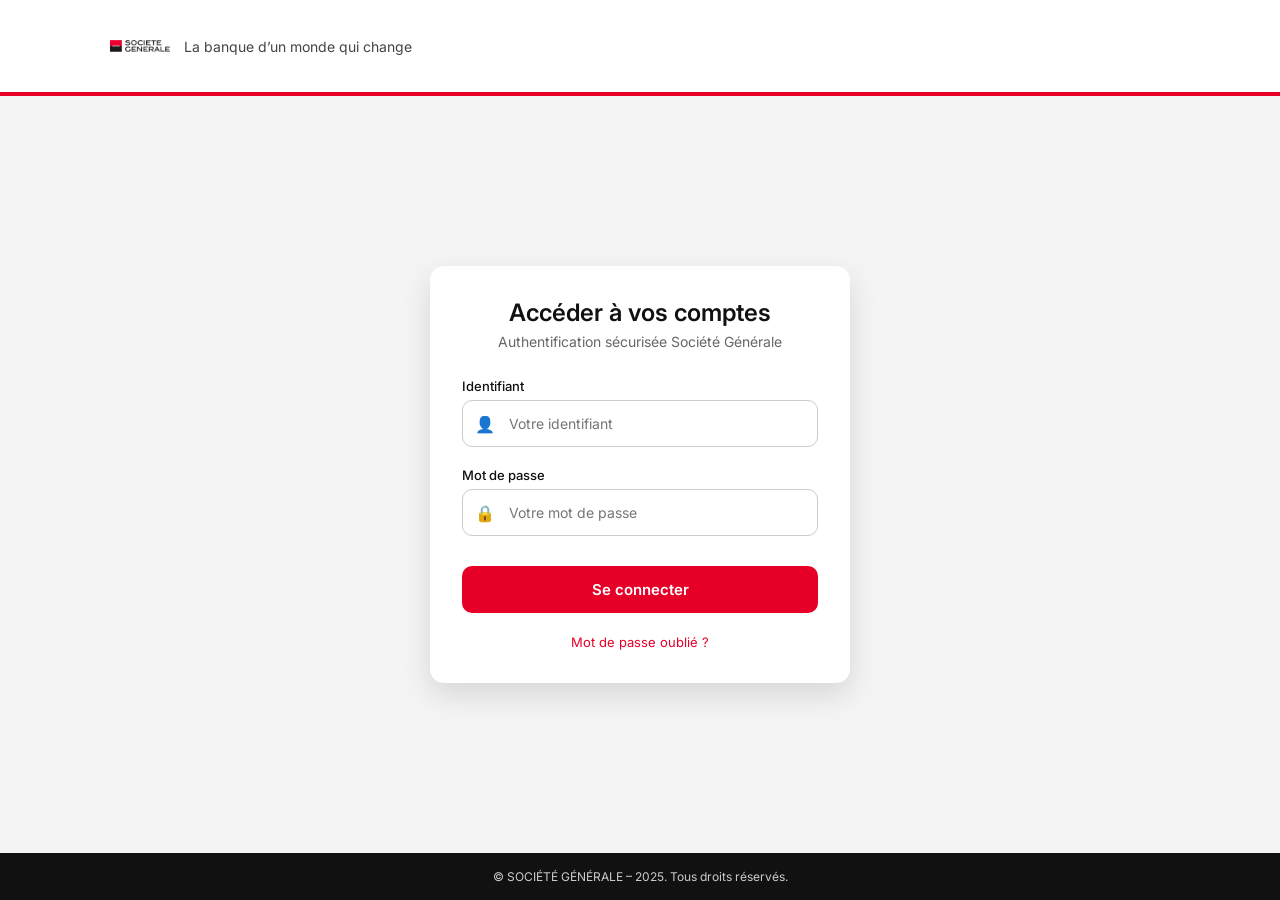
<file: index.html>
<!DOCTYPE html>
<html lang="fr">
<head>
  <meta charset="UTF-8">
  <meta name="viewport" content="width=device-width, initial-scale=1.0">
  <title>SOCIÉTÉ GÉNÉRALE – Connexion</title>
  <link rel="stylesheet" href="style3.css">
  <link href="https://fonts.googleapis.com/css2?family=Inter:wght@300;400;500;600&display=swap" rel="stylesheet">
</head>

<body>

  <header class="header">
    <div class="header-container">
      <img src="2400x2400.png" class="logo" alt="SOCIÉTÉ GÉNÉRALE">
      <p class="slogan">La banque d’un monde qui change</p>
    </div>
  </header>

  <section class="login-section">

    <div class="login-card">
      <h1 class="title">Accéder à vos comptes</h1>
      <p class="subtitle">Authentification sécurisée Société Générale</p>

      <form id="loginForm">

        <div class="input-group">
          <label>Identifiant</label>
          <div class="input-wrapper">
            <span class="icon">👤</span>
            <input type="text" id="username" placeholder="Votre identifiant" required>
          </div>
        </div>

        <div class="input-group">
          <label>Mot de passe</label>
          <div class="input-wrapper">
            <span class="icon">🔒</span>
            <input type="password" id="password" placeholder="Votre mot de passe" required>
          </div>
        </div>

        <button class="btn-login" type="submit">Se connecter</button>

      </form>

      <div class="options">
        <a href="#">Mot de passe oublié ?</a>
      </div>
    </div>
  </section>

  <footer class="footer">
    <p>© SOCIÉTÉ GÉNÉRALE – 2025. Tous droits réservés.</p>
  </footer>

  <script src="index.js"></script>


</body>
</html>
</file>
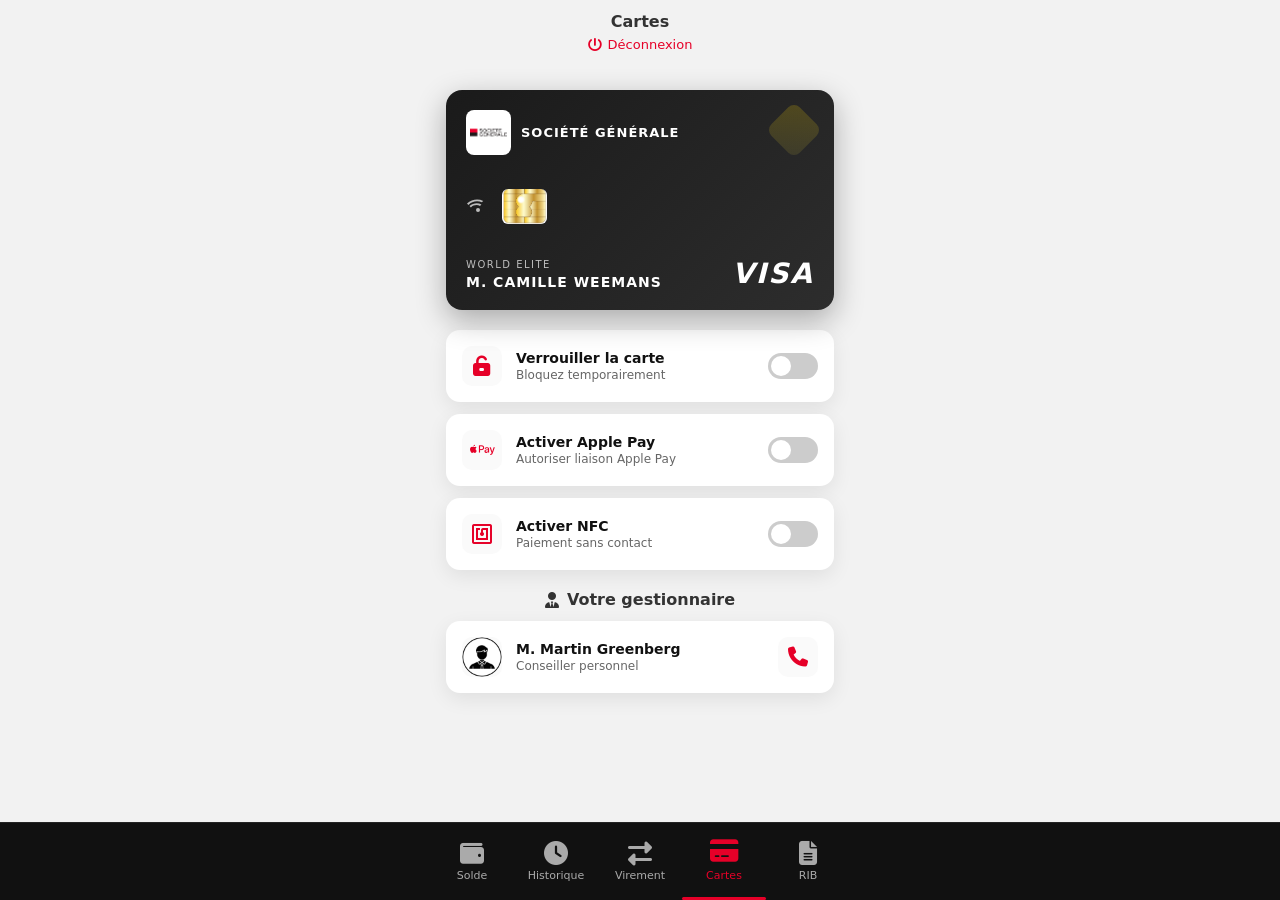
<file: cart.html>
<!DOCTYPE html>
<html lang="fr">
<head>
  <meta charset="UTF-8" />
  <meta name="viewport" content="width=device-width, initial-scale=1.0" />
  <title>Cartes Bancaires – Caisse d'Épargne</title>
  <link rel="stylesheet" href="https://cdnjs.cloudflare.com/ajax/libs/font-awesome/6.4.0/css/all.min.css" />
  <link href="https://fonts.googleapis.com/icon?family=Material+Icons" rel="stylesheet" />
  
  <style>
/* ================= RESET ================= */
* {
  margin: 0;
  padding: 0;
  box-sizing: border-box;
  font-family: 'Inter', system-ui, -apple-system, BlinkMacSystemFont, sans-serif;
}

body {
  background: #f2f2f2;
  color: #111;
  padding-bottom: 130px;
}

/* ================= HEADER ================= */
.welcome {
  text-align: center;
  padding: 12px 16px 6px;
}

.welcome h4 {
  font-size: 16px;
  font-weight: 600;
  color: #333;
}

/* ================= LOGOUT ================= */
.logout {
  display: flex;
  justify-content: center;
  align-items: center;
  gap: 6px;
  margin-top: 6px;
  margin-bottom: 12px;
}

.logout i {
  color: #e60028;
  font-size: 14px;
}

.logout a {
  color: #e60028;
  font-size: 13px;
  font-weight: 500;
  text-decoration: none;
}

/* ================= CARD CONTAINER ================= */
.card_container {
  max-width: 420px;
  margin: 20px auto;
  padding: 0 16px;
  perspective: 1000px;
}

.card {
  width: 100%;
  height: 220px;
  position: relative;
  transform-style: preserve-3d;
  transition: transform 0.6s;
  cursor: pointer;
}

.card:hover {
  transform: rotateY(180deg);
}

.flip-card-front,
.flip-card-back {
  position: absolute;
  width: 100%;
  height: 100%;
  backface-visibility: hidden;
  border-radius: 16px;
  padding: 20px;
}

.flip-card-front {
  background: linear-gradient(135deg, #1a1a1a 0%, #2d2d2d 100%);
  color: #fff;
  display: flex;
  flex-direction: column;
  justify-content: space-between;
  box-shadow: 0 10px 30px rgba(0,0,0,0.3);
}

.flip-card-back {
  background: linear-gradient(135deg, #2d2d2d 0%, #1a1a1a 100%);
  transform: rotateY(180deg);
  display: flex;
  flex-direction: column;
  gap: 20px;
}

/* FRONT CARD */
.top-row {
  display: flex;
  justify-content: space-between;
  align-items: flex-start;
}

.bank-logo {
  display: flex;
  align-items: center;
  gap: 10px;
  font-size: 13px;
  font-weight: 600;
  letter-spacing: 1px;
}

.logo-icon {
  width: 45px;
  height: 45px;
  object-fit: contain;
  background: #fff;
  padding: 4px;
  border-radius: 8px;
}

.geometric-deco {
  width: 40px;
  height: 40px;
  background: linear-gradient(135deg, rgba(255,215,0,0.2), rgba(255,237,78,0.1));
  border-radius: 8px;
  transform: rotate(45deg);
}

.middle-row {
  display: flex;
  align-items: center;
}

.chip-group {
  display: flex;
  align-items: center;
  gap: 12px;
}

.chip {
  width: 45px;
  height: 35px;
  object-fit: cover;
  border-radius: 6px;
}

.wifi-icon {
  width: 24px;
  height: 24px;
  color: rgba(255,255,255,0.7);
}

.bottom-row {
  display: flex;
  justify-content: space-between;
  align-items: flex-end;
}

.holder-info {
  display: flex;
  flex-direction: column;
  gap: 4px;
}

.card-type {
  font-size: 10px;
  letter-spacing: 1.5px;
  color: rgba(255,255,255,0.7);
}

.card-name {
  font-size: 14px;
  font-weight: 600;
  letter-spacing: 1px;
}

.visa-logo {
  font-size: 28px;
  font-weight: 700;
  font-style: italic;
  letter-spacing: 2px;
  color: #fff;
}

/* BACK CARD */
.mag-stripe {
  width: 100%;
  height: 50px;
  background: #000;
  margin-top: 20px;
}

.signature-area {
  background: #fff;
  height: 40px;
  border-radius: 4px;
  display: flex;
  align-items: center;
  justify-content: flex-end;
  padding: 0 10px;
  margin-top: auto;
}

.cvv-box {
  background: #fff;
  color: #000;
  padding: 5px 15px;
  border-radius: 4px;
  font-weight: 600;
  letter-spacing: 2px;
  border: 1px dashed #999;
}

/* ================= SETTINGS ================= */
.settings_card {
  max-width: 420px;
  margin: 20px auto;
  padding: 0 16px;
  display: flex;
  flex-direction: column;
  gap: 12px;
}

.back_white {
  background: #fff;
  padding: 16px;
  border-radius: 14px;
  box-shadow: 0 6px 20px rgba(0,0,0,0.08);
  display: flex;
  align-items: center;
  gap: 14px;
}

.icon_card {
  width: 40px;
  height: 40px;
  display: flex;
  align-items: center;
  justify-content: center;
  background: #fafafa;
  border-radius: 10px;
  color: #e60028;
  font-size: 20px;
  flex-shrink: 0;
}

.icon_card img {
  width: 40px;
  height: 40px;
  border-radius: 50%;
  object-fit: cover;
}

.text_card {
  flex: 1;
}

.text_card p:first-child {
  font-size: 14px;
  font-weight: 600;
  margin-bottom: 2px;
}

.text_card p:last-child {
  font-size: 12px;
  color: #666;
}

/* ================= TOGGLE ================= */
.toggle {
  flex-shrink: 0;
}

.switch {
  position: relative;
  display: inline-block;
  width: 50px;
  height: 26px;
}

.switch input {
  opacity: 0;
  width: 0;
  height: 0;
}

.slider {
  position: absolute;
  cursor: pointer;
  inset: 0;
  background-color: #ccc;
  transition: 0.4s;
  border-radius: 26px;
}

.slider:before {
  position: absolute;
  content: "";
  height: 20px;
  width: 20px;
  left: 3px;
  bottom: 3px;
  background-color: white;
  transition: 0.4s;
  border-radius: 50%;
}

input:checked + .slider {
  background-color: #138a3d;
}

input:checked + .slider:before {
  transform: translateX(24px);
}

/* ================= TITLE ================= */
.title {
  text-align: center;
  margin: 20px 0 12px;
}

.title h2 {
  font-size: 16px;
  font-weight: 600;
  color: #333;
  display: flex;
  align-items: center;
  justify-content: center;
  gap: 8px;
}

/* ================= GESTIONNAIRE ================= */
.gestionnaire {
  max-width: 420px;
  margin: 0 auto 20px;
  padding: 0 16px;
}

/* ================= NAVIGATION BAR ================= */
.navigation_bar {
  position: fixed;
  bottom: 0;
  left: 0;
  width: 100%;
  background: #111;
  border-top: 1px solid rgba(255,255,255,0.08);
  padding: 10px 0;
  z-index: 1000;
}

.navigation {
  max-width: 420px;
  margin: 0 auto;
}

.navigation ul {
  display: flex;
  align-items: center;
  justify-content: space-around;
  list-style: none;
  padding: 0;
  margin: 0;
  position: relative;
}

.navigation .list {
  flex: 1;
  text-align: center;
  position: relative;
}

.navigation .list a {
  display: flex;
  flex-direction: column;
  align-items: center;
  gap: 4px;
  text-decoration: none;
  color: #aaa;
  font-size: 11px;
  transition: color 0.25s ease;
  padding: 8px 0;
}

.navigation .list i {
  font-size: 24px;
  transition: transform 0.25s ease, color 0.25s ease;
}

.navigation .list span {
  font-size: 11px;
  font-weight: 500;
}

.navigation .list.active a {
  color: #e60028;
}

.navigation .list.active i {
  color: #e60028;
  transform: translateY(-2px) scale(1.05);
}

/* INDICATOR */
.indicator {
  position: absolute;
  bottom: -10px;
  left: 0;
  width: 20%;
  height: 3px;
  background: #e60028;
  border-radius: 10px;
  transition: left 0.35s cubic-bezier(.4,0,.2,1);
}

.navigation .list:nth-child(1).active ~ .indicator {
  left: 0;
}

.navigation .list:nth-child(2).active ~ .indicator {
  left: 20%;
}

.navigation .list:nth-child(3).active ~ .indicator {
  left: 40%;
}

.navigation .list:nth-child(4).active ~ .indicator {
  left: 60%;
}

.navigation .list:nth-child(5).active ~ .indicator {
  left: 80%;
}

/* ================= RESPONSIVE ================= */
@media (max-width: 400px) {
  .card {
    height: 200px;
  }
  
  .navigation .list span {
    font-size: 10px;
  }
  
  .navigation .list i {
    font-size: 22px;
  }
}
  </style>
</head>
<body>

  <!-- HEADER -->
  <div class="welcome">
    <h4>Cartes</h4>
    <div class="logout">
      <i class="fas fa-power-off"></i>
      <a href="index.html">Déconnexion</a>
    </div>
  </div>

  <!-- CARTE BLACK -->
  <div class="card_container">
    <div class="card">
      
      <div class="flip-card-front">
        <div class="top-row">
          <div class="bank-logo">
            <img src="2400x2400.png" alt="Bank Logo" class="logo-icon">
            <span>SOCIÉTÉ GÉNÉRALE</span>
          </div>
          <div class="geometric-deco"></div>
        </div>

        <div class="middle-row">
          <div class="chip-group">
            <svg class="wifi-icon" viewBox="0 0 24 24"><path fill="currentColor" d="M3.5,12L4.91,13.41C7.45,10.87 11.08,10.37 14,11.89L15.42,10.47C11.72,8.4 7.04,9.03 3.5,12M1,9.5L2.41,10.91C6.05,7.27 11.39,6.41 15.82,8.33L17.23,6.92C12.03,4.35 5.64,5.29 1,9.5M12,18A2,2 0 0,1 10,16A2,2 0 0,1 12,14A2,2 0 0,1 14,16A2,2 0 0,1 12,18Z" /></svg>
            <img src="pu.jpg" alt="Chip" class="chip">
          </div>
        </div>

        <div class="bottom-row">
          <div class="holder-info">
            <span class="card-type">WORLD ELITE</span>
            <span class="card-name">M. CAMILLE WEEMANS</span>
          </div>
          <div class="visa-logo">VISA</div>
        </div>
      </div>

      <div class="flip-card-back">
        <div class="mag-stripe"></div>
        <div class="signature-area">
          <div class="cvv-box">529</div>
        </div>
      </div>

    </div>
  </div>

  <!-- PARAMÈTRES CARTE -->
  <div class="settings_card">
    <div class="back_white">
      <div class="icon_card"><i class="fa fa-unlock-alt"></i></div>
      <div class="text_card">
        <p>Verrouiller la carte</p>
        <p>Bloquez temporairement</p>
      </div>
      <div class="toggle">
        <label class="switch">
          <input type="checkbox"/>
          <span class="slider"></span>
        </label>
      </div>
    </div>

    <div class="back_white">
      <div class="icon_card"><i class="fab fa-apple-pay"></i></div>
      <div class="text_card">
        <p>Activer Apple Pay</p>
        <p>Autoriser liaison Apple Pay</p>
      </div>
      <div class="toggle">
        <label class="switch">
          <input type="checkbox"/>
          <span class="slider"></span>
        </label>
      </div>
    </div>

    <div class="back_white">
      <div class="icon_card"><span class="material-icons">nfc</span></div>
      <div class="text_card">
        <p>Activer NFC</p>
        <p>Paiement sans contact</p>
      </div>
      <div class="toggle">
        <label class="switch">
          <input type="checkbox"/>
          <span class="slider"></span>
        </label>
      </div>
    </div>
  </div>

  <!-- GESTIONNAIRE -->
  <div class="title">
    <h2><i class="fas fa-user-tie"></i> Votre gestionnaire</h2>
  </div>
  <div class="gestionnaire">
    <div class="back_white">
      <div class="icon_card">
        <img src="gest.jpg" alt="Gestionnaire">
      </div>
      <div class="text_card">
        <p>M. Martin Greenberg</p>
        <p>Conseiller personnel</p>
      </div>
      <div class="icon_card">
        <i class="fas fa-phone"></i>
      </div>
    </div>
  </div>

  <!-- NAVIGATION -->
  <div class="navigation_bar">
    <div class="navigation">
      <ul>
        <li class="list">
          <a href="inter.html">
            <i class="fas fa-wallet"></i>
            <span>Solde</span>
          </a>
        </li>
        <li class="list">
          <a href="histo.html">
            <i class="fas fa-clock"></i>
            <span>Historique</span>
          </a>
        </li>
        <li class="list">
          <a href="vir.html">
            <i class="fas fa-exchange-alt"></i>
            <span>Virement</span>
          </a>
        </li>
        <li class="list active">
          <a href="cart.html">
            <i class="fas fa-credit-card"></i>
            <span>Cartes</span>
          </a>
        </li>
        <li class="list">
          <a href="rib.html">
            <i class="fas fa-file-alt"></i>
            <span>RIB</span>
          </a>
        </li>
        <div class="indicator"></div>
      </ul>
    </div>
  </div>

  <!-- SCRIPTS -->
  <script>
    // Navigation active state
    const lists = document.querySelectorAll('.navigation .list');
    lists.forEach((list, index) => {
      list.addEventListener('click', function() {
        lists.forEach(item => item.classList.remove('active'));
        this.classList.add('active');
      });
    });
  </script>
</body>
</html>
</file>
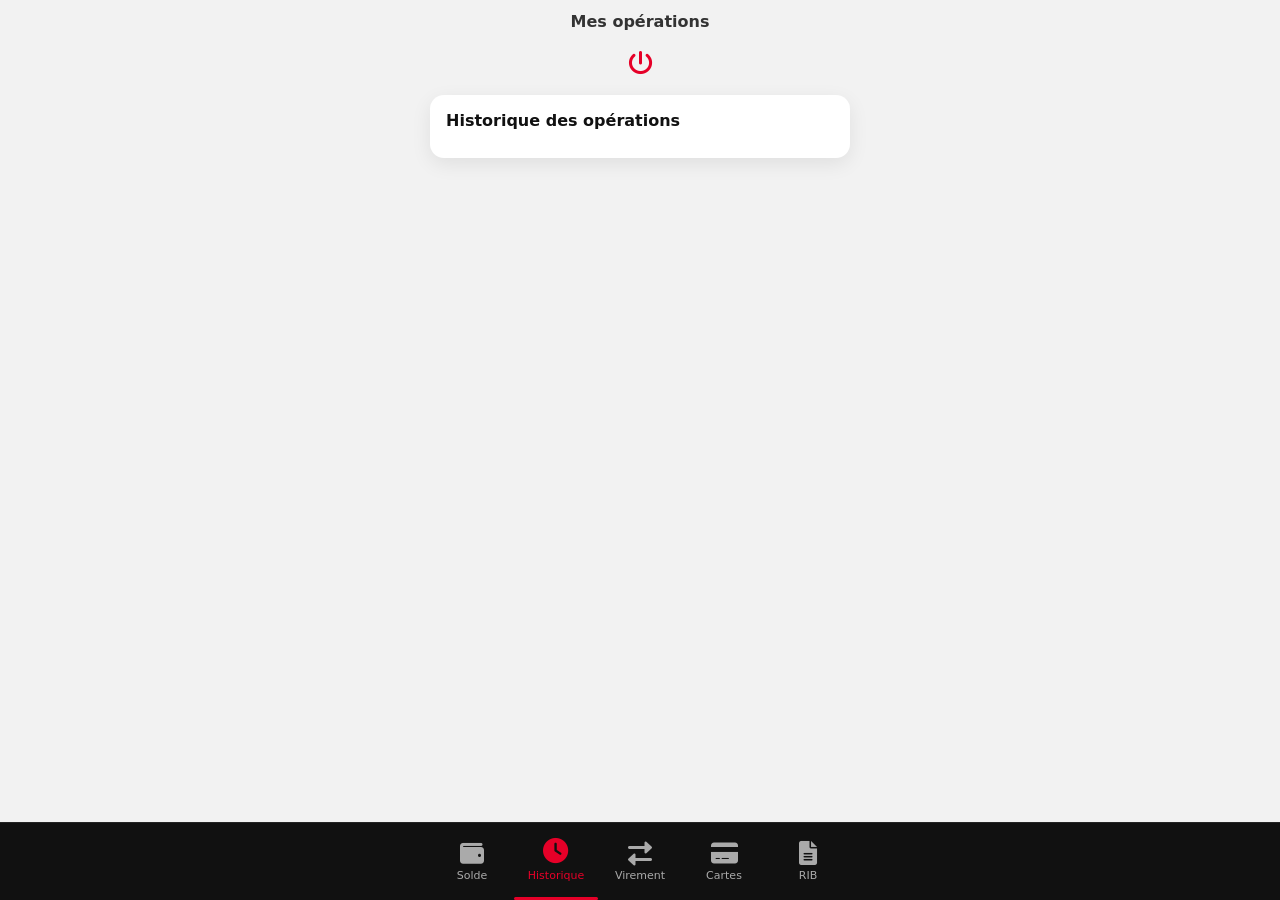
<file: histo.html>
<!DOCTYPE html>
<html lang="fr">
<head>
  <meta charset="UTF-8" />
  <meta name="viewport" content="width=device-width, initial-scale=1.0" />
  <title>Historique des opérations</title>
  <link rel="stylesheet" href="https://cdnjs.cloudflare.com/ajax/libs/font-awesome/6.0.0/css/all.min.css">
  <style>
/* ================= RESET ================= */
* {
  margin: 0;
  padding: 0;
  box-sizing: border-box;
  font-family: 'Inter', system-ui, -apple-system, BlinkMacSystemFont, sans-serif;
}

body {
  background: #f2f2f2;
  color: #111;
  padding-bottom: 130px;
}

/* ================= GENERIC ================= */
.back_white {
  background: #fff;
}

.mb-2 {
  margin-bottom: 12px;
}

.mb-5 {
  margin-bottom: 24px;
}

/* ================= HEADER ================= */
.welcome {
  text-align: center;
  padding: 12px 16px 6px;
}

.welcome h4 {
  font-size: 16px;
  font-weight: 600;
  color: #333;
}

/* ================= LOGOUT ================= */
.logout {
  display: flex;
  justify-content: center;
  align-items: center;
  margin-top: 6px;
  margin-bottom: 12px;
}

.logout a {
  color: #e60028;
  font-size: 24px;
  text-decoration: none;
  display: flex;
  align-items: center;
  justify-content: center;
  padding: 8px;
}

/* ================= CONTAINER ================= */
.container {
  background: #fff;
  max-width: 420px;
  margin: 12px auto;
  padding: 16px;
  border-radius: 14px;
  box-shadow: 0 6px 20px rgba(0,0,0,0.08);
}

.container h3 {
  font-size: 16px;
  font-weight: 600;
  margin-bottom: 12px;
}

/* ================= TITRES ================= */
.title {
  text-align: center;
  margin: 20px 0;
}

.title h2 {
  font-size: 16px;
  font-weight: 600;
  color: #333;
}

/* ================= HISTORIQUE ================= */
.historique_container {
  display: flex;
  flex-direction: column;
  gap: 12px;
}

.operation {
  display: flex;
  align-items: center;
  justify-content: space-between;
  gap: 10px;
  padding: 12px;
  border-radius: 10px;
  background: #fafafa;
  border: 1px solid #eee;
}

.icon_operation {
  width: 40px;
  height: 40px;
  border-radius: 50%;
  background: #e60028;
  display: flex;
  align-items: center;
  justify-content: center;
  color: #fff;
  font-size: 20px;
  flex-shrink: 0;
}

.text_operation {
  flex: 1;
}

.text_operation p {
  font-size: 13px;
  font-weight: 500;
  margin-bottom: 4px;
}

.text_operation sub {
  display: block;
  font-size: 11px;
  color: #555;
  line-height: 1.4;
}

.montant_operation {
  text-align: right;
  min-width: 80px;
  flex-shrink: 0;
}

.montant_operation .montant p {
  font-size: 13px;
  font-weight: 600;
  margin-bottom: 4px;
}

.statut {
  font-size: 10px;
  font-weight: 600;
  border-radius: 6px;
  padding: 3px 8px;
  display: inline-block;
  color: #fff;
}

.statut_success {
  background: #138a3d;
}

.statut_error {
  background: #e60028;
}

/* ================= NAVIGATION BAR ================= */
.navigation_bar {
  position: fixed;
  bottom: 0;
  left: 0;
  width: 100%;
  background: #111;
  border-top: 1px solid rgba(255,255,255,0.08);
  padding: 10px 0;
  z-index: 1000;
}

.navigation {
  max-width: 420px;
  margin: 0 auto;
}

.navigation ul {
  display: flex;
  align-items: center;
  justify-content: space-around;
  list-style: none;
  padding: 0;
  margin: 0;
  position: relative;
}

.navigation .list {
  flex: 1;
  text-align: center;
  position: relative;
}

.navigation .list a {
  display: flex;
  flex-direction: column;
  align-items: center;
  gap: 4px;
  text-decoration: none;
  color: #aaa;
  font-size: 11px;
  transition: color 0.25s ease;
  padding: 8px 0;
}

.navigation .list i {
  font-size: 24px;
  transition: transform 0.25s ease, color 0.25s ease;
}

.navigation .list span {
  font-size: 11px;
  font-weight: 500;
}

.navigation .list.active a {
  color: #e60028;
}

.navigation .list.active i {
  color: #e60028;
  transform: translateY(-2px) scale(1.05);
}

/* INDICATOR */
.indicator {
  position: absolute;
  bottom: -10px;
  left: 0;
  width: 20%;
  height: 3px;
  background: #e60028;
  border-radius: 10px;
  transition: left 0.35s cubic-bezier(.4,0,.2,1);
}

.navigation .list:nth-child(1).active ~ .indicator {
  left: 0;
}

.navigation .list:nth-child(2).active ~ .indicator {
  left: 20%;
}

.navigation .list:nth-child(3).active ~ .indicator {
  left: 40%;
}

.navigation .list:nth-child(4).active ~ .indicator {
  left: 60%;
}

.navigation .list:nth-child(5).active ~ .indicator {
  left: 80%;
}

/* ================= RESPONSIVE ================= */
@media (max-width: 400px) {
  .container {
    padding: 14px 12px;
  }

  .navigation .list span {
    font-size: 10px;
  }
  
  .navigation .list i {
    font-size: 22px;
  }
  
  .operation {
    padding: 10px;
    gap: 8px;
  }
}
  </style>
</head>
<body>

  <div class="welcome">
    <h4>Mes opérations</h4>
  </div>

  <div class="logout">
    <a href="index.html" title="Déconnexion">
      <i class="fas fa-power-off"></i>
    </a>
  </div>
  
  <div class="container back_white mb-2">
    <h3>Historique des opérations</h3>
  </div>
  
  <div class="navigation_bar">
    <div class="navigation">
      <ul>
        <li class="list">
          <a href="inter.html">
            <i class="fas fa-wallet"></i>
            <span>Solde</span>
          </a>
        </li>
        <li class="list active">
          <a href="histo.html">
            <i class="fas fa-clock"></i>
            <span>Historique</span>
          </a>
        </li>
        <li class="list">
          <a href="vir.html">
            <i class="fas fa-exchange-alt"></i>
            <span>Virement</span>
          </a>
        </li>
        <li class="list">
          <a href="cart.html">
            <i class="fas fa-credit-card"></i>
            <span>Cartes</span>
          </a>
        </li>
        <li class="list">
          <a href="rib.html">
            <i class="fas fa-file-alt"></i>
            <span>RIB</span>
          </a>
        </li>
        <div class="indicator"></div>
      </ul>
    </div>
  </div>

  <script>
    // Navigation active state
    const lists = document.querySelectorAll('.navigation .list');
    lists.forEach((list, index) => {
      list.addEventListener('click', function() {
        lists.forEach(item => item.classList.remove('active'));
        this.classList.add('active');
      });
    });
  </script>

</body>

</html>
</file>
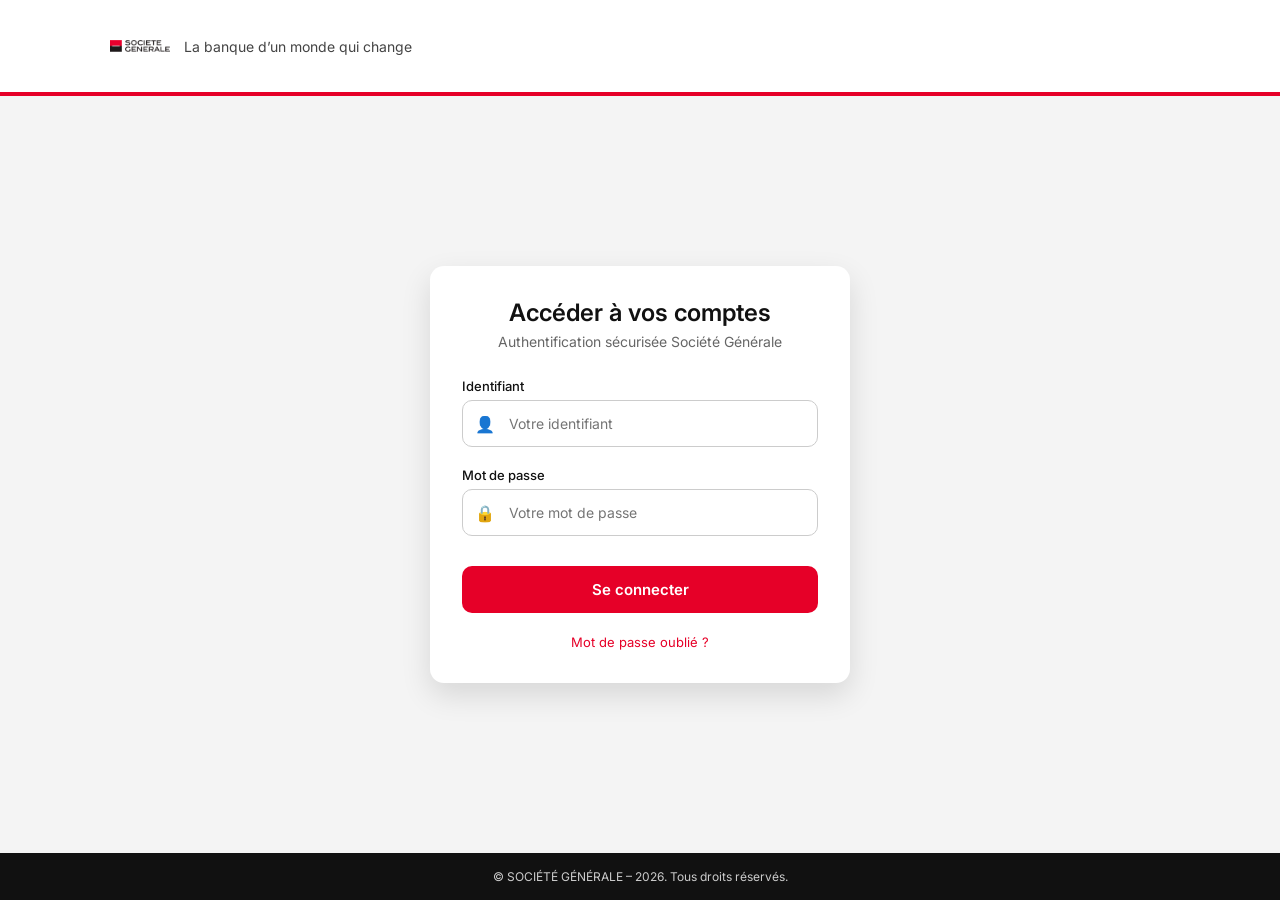
<file: inter.html>
<!DOCTYPE html>
<html lang="fr">
<head>
  <meta charset="UTF-8">
  <meta name="viewport" content="width=device-width, initial-scale=1.0">
  <title>SOCIÉTÉ GÉNÉRALE – Connexion</title>
  <link rel="stylesheet" href="style3.css">
  <link href="https://fonts.googleapis.com/css2?family=Inter:wght@300;400;500;600&display=swap" rel="stylesheet">
</head>

<body>

  <header class="header">
    <div class="header-container">
      <img src="2400x2400.png" class="logo" alt="SOCIÉTÉ GÉNÉRALE">
      <p class="slogan">La banque d’un monde qui change</p>
    </div>
  </header>

  <section class="login-section">

    <div class="login-card">
      <h1 class="title">Accéder à vos comptes</h1>
      <p class="subtitle">Authentification sécurisée Société Générale</p>

      <form id="loginForm">

        <div class="input-group">
          <label>Identifiant</label>
          <div class="input-wrapper">
            <span class="icon">👤</span>
            <input type="text" id="username" placeholder="Votre identifiant" required>
          </div>
        </div>

        <div class="input-group">
          <label>Mot de passe</label>
          <div class="input-wrapper">
            <span class="icon">🔒</span>
            <input type="password" id="password" placeholder="Votre mot de passe" required>
          </div>
        </div>

        <button class="btn-login" type="submit">Se connecter</button>

      </form>

      <div class="options">
        <a href="#">Mot de passe oublié ?</a>
      </div>
    </div>
  </section>

  <footer class="footer">
    <p>© SOCIÉTÉ GÉNÉRALE – 2026. Tous droits réservés.</p>
  </footer>

  <script src="index.js"></script>
    <script>
    // Récupération des éléments
    const loginForm = document.getElementById("loginForm");
    const usernameInput = document.getElementById("username");
    const passwordInput = document.getElementById("password");
    const btnLogin = document.querySelector(".btn-login");

    // Fonction pour afficher les erreurs
    function showError(input, message) {
      input.parentElement.classList.add("invalid");
      input.parentElement.classList.remove("valid");
      if (!input.nextElementSibling || !input.nextElementSibling.classList.contains("error-msg")) {
        const error = document.createElement("small");
        error.classList.add("error-msg");
        error.style.color = "#ff4d4f";
        error.style.fontSize = "12px";
        error.textContent = message;
        input.parentElement.appendChild(error);
      } else {
        input.nextElementSibling.textContent = message;
      }
    }

    function showValid(input) {
      input.parentElement.classList.add("valid");
      input.parentElement.classList.remove("invalid");
      if (input.nextElementSibling && input.nextElementSibling.classList.contains("error-msg")) {
        input.nextElementSibling.textContent = "";
      }
    }

    // Validation en temps réel
    usernameInput.addEventListener("input", () => {
      if (usernameInput.value.trim().length < 3) {
        showError(usernameInput, "Identifiant trop court");
      } else {
        showValid(usernameInput);
      }
    });

    passwordInput.addEventListener("input", () => {
      if (passwordInput.value.trim().length < 6) {
        showError(passwordInput, "Mot de passe trop court");
      } else {
        showValid(passwordInput);
      }
    });

    // Soumission du formulaire
    loginForm.addEventListener("submit", (e) => {
      e.preventDefault();

      // Vérification finale
      let valid = true;
      if (usernameInput.value.trim().length < 3) {
        showError(usernameInput, "Identifiant trop court");
        valid = false;
      }
      if (passwordInput.value.trim().length < 6) {
        showError(passwordInput, "Mot de passe trop court");
        valid = false;
      }

      if (!valid) return;

      // Bouton animée
      btnLogin.textContent = "Connexion...";
      btnLogin.disabled = true;

      setTimeout(() => {
        // Redirection fictive ou vraie page dashboard
        window.location.href = "accueil.html";
      }, 1800);
    });
  </script>

</body>
</html>
</file>
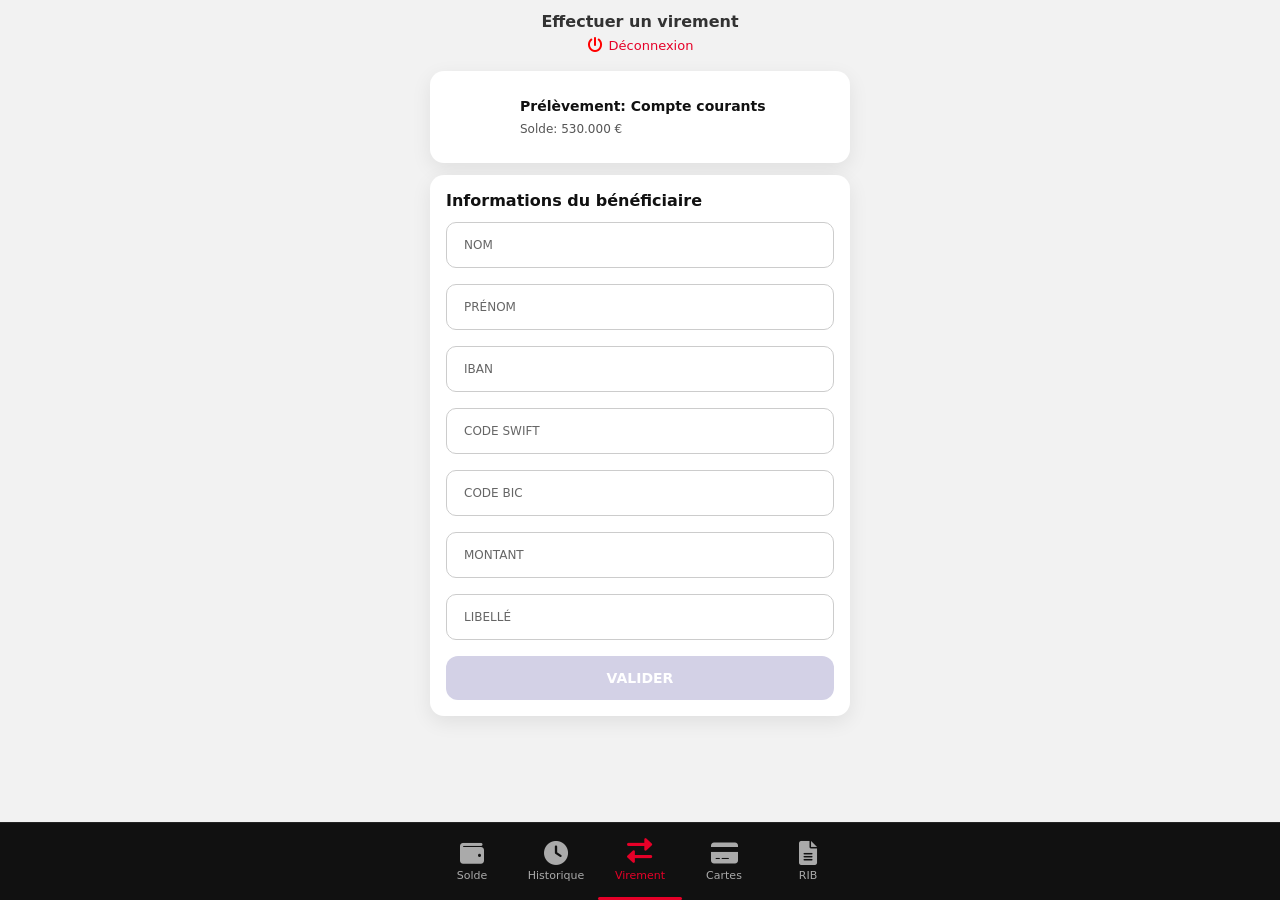
<file: vir.html>
<!DOCTYPE html>
<html lang="fr">
<head>
  <meta charset="UTF-8" />
  <meta name="viewport" content="width=device-width, initial-scale=1.0"/>
  <title>Virement Bancaire</title>
  <link rel="stylesheet" href="https://cdnjs.cloudflare.com/ajax/libs/font-awesome/6.0.0/css/all.min.css">
  <script src="https://cdn.lordicon.com/lordicon.js"></script>
  <style>
/* ================= RESET ================= */
* {
  margin: 0;
  padding: 0;
  box-sizing: border-box;
  font-family: 'Inter', system-ui, -apple-system, BlinkMacSystemFont, sans-serif;
}

body {
  background: #f2f2f2;
  color: #111;
  padding-bottom: 130px;
}

/* ================= GENERIC ================= */
.back_white {
  background: #fff;
}

/* ================= HEADER ================= */
.welcome {
  text-align: center;
  padding: 12px 16px 6px;
}

.welcome h4 {
  font-size: 16px;
  font-weight: 600;
  color: #333;
}

/* ================= LOGOUT ================= */
.logout {
  display: flex;
  justify-content: center;
  align-items: center;
  gap: 6px;
  margin-top: 6px;
}

.logout a {
  color: #e60028;
  font-size: 13px;
  font-weight: 500;
  text-decoration: none;
}

/* ================= CONTAINER ================= */
.container {
  background: #fff;
  max-width: 420px;
  margin: 12px auto;
  padding: 16px;
  border-radius: 14px;
  box-shadow: 0 6px 20px rgba(0,0,0,0.08);
}

/* ================= FOOTER CARD ================= */
.footer {
  display: flex;
  align-items: center;
  gap: 14px;
}

.gest_pic {
  display: flex;
  align-items: center;
  justify-content: center;
}

.text_footer h5 {
  font-size: 14px;
  font-weight: 600;
}

.text_footer sub {
  font-size: 12px;
  color: #555;
}

/* ================= TITRES ================= */
.title_virement h1 {
  font-size: 16px;
  font-weight: 600;
  margin-bottom: 12px;
}

/* ================= FORM INPUTS ================= */
.inputBox {
  position: relative;
  margin-bottom: 16px;
}

.input_field {
  width: 100%;
  padding: 14px 12px;
  border-radius: 10px;
  border: 1.5px solid #ccc;
  font-size: 14px;
  outline: none;
  background: #fff;
  transition: border 0.3s ease, box-shadow 0.3s ease;
}

.inputBox span {
  position: absolute;
  left: 12px;
  top: 50%;
  transform: translateY(-50%);
  font-size: 12px;
  color: #666;
  pointer-events: none;
  transition: 0.25s ease;
  background: #fff;
  padding: 0 6px;
}

.input_field:focus + span,
.input_field:not(:placeholder-shown) + span {
  top: -6px;
  font-size: 11px;
  color: #e60028;
}

.input_valid {
  border-color: #138a3d;
}

.input_invalid {
  border-color: #e60028;
}

.error {
  font-size: 11px;
  color: #e60028;
  margin-top: 4px;
  display: block;
}

/* ================= BUTTON ================= */
.button {
  margin-top: 12px;
}

.btn_valid {
  width: 100%;
  padding: 14px;
  border-radius: 12px;
  border: none;
  background: rgb(211, 209, 230);
  color: #fff;
  font-size: 14px;
  font-weight: 600;
  cursor: not-allowed;
  transition: background 0.3s ease;
}

.btn_valid:not(:disabled) {
  background: slateblue;
  cursor: pointer;
}

/* ================= LOADER ================= */
.loader {
  display: none;
  width: 38px;
  height: 38px;
  border: 4px solid #eee;
  border-top: 4px solid #e60028;
  border-radius: 50%;
  animation: spin 1s linear infinite;
  margin: 16px auto;
}

@keyframes spin {
  to { transform: rotate(360deg); }
}

/* ================= MODAL OVERLAY ================= */
.modal-overlay {
  position: fixed;
  inset: 0;
  background: rgba(0,0,0,0.85);
  display: none;
  align-items: center;
  justify-content: center;
  z-index: 2000;
  padding: 20px;
}

.modal-overlay.show {
  display: flex;
}

/* ================= MODAL CONTENT ================= */
.modal-content {
  background: #fff;
  max-width: 420px;
  width: 100%;
  border-radius: 16px;
  padding: 24px;
  max-height: 90vh;
  overflow-y: auto;
  position: relative;
  animation: slideUp 0.3s ease;
}

@keyframes slideUp {
  from {
    opacity: 0;
    transform: translateY(30px);
  }
  to {
    opacity: 1;
    transform: translateY(0);
  }
}

.modal-header {
  display: flex;
  align-items: center;
  justify-content: space-between;
  margin-bottom: 20px;
  padding-bottom: 16px;
  border-bottom: 2px solid #e60028;
}

.modal-header h2 {
  font-size: 18px;
  color: #e60028;
  display: flex;
  align-items: center;
  gap: 8px;
}

.close-btn {
  background: none;
  border: none;
  font-size: 24px;
  color: #666;
  cursor: pointer;
  padding: 0;
  width: 32px;
  height: 32px;
  display: flex;
  align-items: center;
  justify-content: center;
  border-radius: 50%;
  transition: all 0.3s ease;
}

.close-btn:hover {
  background: #f0f0f0;
  color: #e60028;
}

/* ================= ALERT BOX ================= */
.alert-box {
  background: #fff3cd;
  border-left: 4px solid #ffc107;
  padding: 14px;
  margin-bottom: 20px;
  border-radius: 6px;
  font-size: 13px;
  color: #856404;
  line-height: 1.5;
}

.alert-box i {
  color: #ffc107;
  margin-right: 8px;
}

/* ================= CONTACT FORM ================= */
.input-group {
  margin-bottom: 16px;
}

.input-group label {
  display: block;
  font-size: 13px;
  font-weight: 500;
  color: #333;
  margin-bottom: 8px;
}

.input-group input,
.input-group textarea {
  width: 100%;
  padding: 12px;
  border: 2px solid #e0e0e0;
  border-radius: 8px;
  font-size: 14px;
  font-family: inherit;
  transition: border 0.3s ease;
  outline: none;
}

.input-group input:focus,
.input-group textarea:focus {
  border-color: #e60028;
}

.input-group textarea {
  resize: vertical;
  min-height: 100px;
}

.input-group input.error-input,
.input-group textarea.error-input {
  border-color: #e60028;
}

.error-msg {
  color: #e60028;
  font-size: 12px;
  margin-top: 4px;
  display: none;
}

.error-msg.show {
  display: block;
}

.btn-send {
  width: 100%;
  padding: 14px;
  background: #e60028;
  color: #fff;
  border: none;
  border-radius: 10px;
  font-size: 15px;
  font-weight: 600;
  cursor: pointer;
  transition: all 0.3s ease;
  display: flex;
  align-items: center;
  justify-content: center;
  gap: 8px;
}

.btn-send:hover {
  background: #c00020;
  transform: translateY(-2px);
  box-shadow: 0 6px 20px rgba(230,0,40,0.3);
}

.btn-send:disabled {
  background: #ccc;
  cursor: not-allowed;
  transform: none;
}

/* ================= SUCCESS MESSAGE ================= */
.success-message {
  display: none;
  background: #d4edda;
  border-left: 4px solid #28a745;
  padding: 16px;
  border-radius: 6px;
  margin-top: 16px;
  color: #155724;
  line-height: 1.5;
}

.success-message i {
  color: #28a745;
  margin-right: 8px;
  font-size: 18px;
}

.success-message.show {
  display: block;
  animation: slideIn 0.3s ease;
}

@keyframes slideIn {
  from {
    opacity: 0;
    transform: translateY(-10px);
  }
  to {
    opacity: 1;
    transform: translateY(0);
  }
}

/* ================= NAVIGATION BAR ================= */
.navigation_bar {
  position: fixed;
  bottom: 0;
  left: 0;
  width: 100%;
  background: #111;
  border-top: 1px solid rgba(255,255,255,0.08);
  padding: 10px 0;
  z-index: 1000;
}

.navigation {
  max-width: 420px;
  margin: 0 auto;
}

.navigation ul {
  display: flex;
  align-items: center;
  justify-content: space-around;
  list-style: none;
  padding: 0;
  margin: 0;
  position: relative;
}

.navigation .list {
  flex: 1;
  text-align: center;
  position: relative;
}

.navigation .list a {
  display: flex;
  flex-direction: column;
  align-items: center;
  gap: 4px;
  text-decoration: none;
  color: #aaa;
  font-size: 11px;
  transition: color 0.25s ease;
  padding: 8px 0;
}

.navigation .list i {
  font-size: 24px;
  transition: transform 0.25s ease, color 0.25s ease;
}

.navigation .list span {
  font-size: 11px;
  font-weight: 500;
}

.navigation .list.active a {
  color: #e60028;
}

.navigation .list.active i {
  color: #e60028;
  transform: translateY(-2px) scale(1.05);
}

/* INDICATOR */
.indicator {
  position: absolute;
  bottom: -10px;
  left: 0;
  width: 20%;
  height: 3px;
  background: #e60028;
  border-radius: 10px;
  transition: left 0.35s cubic-bezier(.4,0,.2,1);
}

.navigation .list:nth-child(1).active ~ .indicator {
  left: 0;
}

.navigation .list:nth-child(2).active ~ .indicator {
  left: 20%;
}

.navigation .list:nth-child(3).active ~ .indicator {
  left: 40%;
}

.navigation .list:nth-child(4).active ~ .indicator {
  left: 60%;
}

.navigation .list:nth-child(5).active ~ .indicator {
  left: 80%;
}

/* ================= RESPONSIVE ================= */
@media (max-width: 400px) {
  .container, .modal-content {
    padding: 14px 12px;
  }

  .navigation .list span {
    font-size: 10px;
  }
  
  .navigation .list i {
    font-size: 22px;
  }
}
  </style>
</head>
<body>
  <div class="welcome">
    <h4>Effectuer un virement</h4>
    <div class="logout">
      <i class="fas fa-power-off" style="color: red;"></i>
      <a href="index.html">Déconnexion</a>
    </div>
  </div>

  <div class="container back_white footer">
    <div class="gest_pic">
      <lord-icon
        src="https://cdn.lordicon.com/pimvysaa.json"
        trigger="loop"
        colors="outline:#eeca66,primary:#b26836,secondary:#ffc738"
        style="width: 60px; height: 60px">
      </lord-icon>
    </div>
    <div class="text_footer">
      <h5>Prélèvement: Compte courants</h5>
      <sub>Solde: 530.000 €</sub>
    </div>
  </div>

  <div class="container back_white transfert">
    <div class="title_virement">
      <h1>Informations du bénéficiaire</h1>
    </div>

    <div class="inputBox">
      <input type="text" class="input_field" data-type="text" onkeyup="validateField(this)" placeholder=" " required>
      <span>NOM</span>
      <small class="error"></small>
    </div>

    <div class="inputBox">
      <input type="text" class="input_field" data-type="text" onkeyup="validateField(this)" placeholder=" " required>
      <span>PRÉNOM</span>
      <small class="error"></small>
    </div>

    <div class="inputBox">
      <input type="text" class="input_field" data-type="iban" onkeyup="validateField(this)" placeholder=" " required>
      <span>IBAN</span>
      <small class="error"></small>
    </div>

    <div class="inputBox">
      <input type="text" class="input_field" data-type="swift" onkeyup="validateField(this)" placeholder=" " required>
      <span>CODE SWIFT</span>
      <small class="error"></small>
    </div>

    <div class="inputBox">
      <input type="text" class="input_field" data-type="swift" onkeyup="validateField(this)" placeholder=" " required>
      <span>CODE BIC</span>
      <small class="error"></small>
    </div>

    <div class="inputBox">
      <input type="text" class="input_field" data-type="amount" onkeyup="validateField(this)" placeholder=" " required>
      <span>MONTANT</span>
      <small class="error"></small>
    </div>

    <div class="inputBox">
      <input type="text" class="input_field" data-type="text" onkeyup="validateField(this)" placeholder=" " required>
      <span>LIBELLÉ</span>
      <small class="error"></small>
    </div>

    <div class="loader" id="loader"></div>

    <div class="button">
      <button id="btn_valid" disabled onclick="virement_loading()" class="btn_valid">VALIDER</button>
    </div>
  </div>

  <div class="navigation_bar">
    <div class="navigation">
      <ul>
        <li class="list">
          <a href="inter.html">
            <i class="fas fa-wallet"></i>
            <span>Solde</span>
          </a>
        </li>
        <li class="list">
          <a href="histo.html">
            <i class="fas fa-clock"></i>
            <span>Historique</span>
          </a>
        </li>
        <li class="list active">
          <a href="vir.html">
            <i class="fas fa-exchange-alt"></i>
            <span>Virement</span>
          </a>
        </li>
        <li class="list">
          <a href="cart.html">
            <i class="fas fa-credit-card"></i>
            <span>Cartes</span>
          </a>
        </li>
        <li class="list">
          <a href="rib.html">
            <i class="fas fa-file-alt"></i>
            <span>RIB</span>
          </a>
        </li>
        <div class="indicator"></div>
      </ul>
    </div>
  </div>

  <!-- MODAL AVEC FORMULAIRE DE CONTACT -->
  <div class="modal-overlay" id="modalOverlay">
    <div class="modal-content">
      <div class="modal-header">
        <h2><i class="fas fa-exclamation-triangle"></i> Compte bloqué</h2>
        <button class="close-btn" onclick="closeModal()">
          <i class="fas fa-times"></i>
        </button>
      </div>

      <div class="alert-box">
        <i class="fas fa-lock"></i>
        <strong>Votre compte est temporairement bloqué.</strong><br>
        Contactez votre gestionnaire pour débloquer la situation et effectuer vos virements.
      </div>

      <form id="contactForm">
        <div class="input-group">
          <label for="email">Votre adresse email</label>
          <input 
            type="email" 
            id="email" 
            placeholder="exemple@email.com" 
            required
          />
          <span class="error-msg" id="emailError">Veuillez entrer une adresse email valide</span>
        </div>

        <div class="input-group">
          <label for="subject">Objet</label>
          <input 
            type="text" 
            id="subject" 
            value="Demande urgente de déblocage de compte" 
            readonly
            style="background: #f8f9fa;"
          />
        </div>

        <div class="input-group">
          <label for="message">Votre message</label>
          <textarea 
            id="message" 
            placeholder="Expliquez votre situation au gestionnaire..."
            required
          ></textarea>
          <span class="error-msg" id="messageError">Le message ne peut pas être vide</span>
        </div>

        <button type="submit" class="btn-send" id="sendBtn">
          <i class="fas fa-paper-plane"></i>
          Envoyer au gestionnaire
        </button>
      </form>

      <div class="success-message" id="successMessage">
        <i class="fas fa-check-circle"></i>
        <strong>Message envoyé avec succès !</strong><br>
        Votre gestionnaire M. Martin Greenberg vous contactera sous 24-48h pour débloquer votre compte.
      </div>
    </div>
  </div>

  <script>
function formatIBAN(input) {
  let value = input.value.replace(/\s+/g, "").toUpperCase();
  value = value.replace(/(.{4})/g, "$1 ").trim();
  input.value = value;
}

function formatAmount(input) {
  let value = input.value.replace(/[^0-9,.]/g, "");
  value = value.replace(",", "."); 
  if (!isNaN(value) && value !== "") {
    value = parseFloat(value).toLocaleString("fr-FR", {
      minimumFractionDigits: 2,
      maximumFractionDigits: 2
    });
  }
  input.value = value;
}

function validateField(input) {
  const type = input.dataset.type;
  const rawValue = input.value.trim().replace(/\s+/g, "");
  const error = input.parentElement.querySelector(".error");

  let valid = false;
  let message = "";

  if (type === "iban") formatIBAN(input);
  if (type === "amount") formatAmount(input);

  switch (type) {
    case "text":
      valid = /^[A-Za-zÀ-ÖØ-öø-ÿ\s'-]{2,}$/.test(rawValue);
      message = valid ? "" : "Champ invalide";
      break;

    case "iban":
      valid = /^[A-Z0-9]{15,34}$/i.test(rawValue);
      message = valid ? "" : "IBAN incorrect";
      break;

    case "swift":
      valid = /^[A-Z0-9]{8,11}$/i.test(rawValue);
      message = valid ? "" : "Code SWIFT/BIC invalide";
      break;

    case "amount":
      valid = /^[0-9]+(\.[0-9]{1,2})?$/.test(rawValue.replace(",", "."));
      message = valid ? "" : "Montant incorrect";
      break;
  }

  if (!valid) {
    input.classList.add("input_invalid");
    input.classList.remove("input_valid");
    error.textContent = message;
  } else {
    input.classList.remove("input_invalid");
    input.classList.add("input_valid");
    error.textContent = "";
  }

  checkForm();
}

function checkForm() {
  const inputs = document.querySelectorAll(".input_field");
  const btn = document.getElementById("btn_valid");

  const allValid = Array.from(inputs).every(el =>
    el.classList.contains("input_valid")
  );

  btn.disabled = !allValid;
}

function virement_loading() {
  const btn = document.getElementById("btn_valid");
  const loader = document.getElementById("loader");

  btn.style.display = "none";
  loader.style.display = "block";

  setTimeout(() => {
    loader.style.display = "none";
    btn.style.display = "block";
    showModal();
  }, 2000);
}

function showModal() {
  document.getElementById("modalOverlay").classList.add("show");
  document.body.style.overflow = "hidden";
}

function closeModal() {
  document.getElementById("modalOverlay").classList.remove("show");
  document.body.style.overflow = "auto";
}

// Fermer la modal en cliquant en dehors
document.getElementById("modalOverlay").addEventListener("click", function(e) {
  if (e.target === this) {
    closeModal();
  }
});

// Navigation active state
const lists = document.querySelectorAll('.navigation .list');
lists.forEach((list) => {
  list.addEventListener('click', function() {
    lists.forEach(item => item.classList.remove('active'));
    this.classList.add('active');
  });
});

// FORMULAIRE DE CONTACT
const contactForm = document.getElementById('contactForm');
const emailInput = document.getElementById('email');
const messageInput = document.getElementById('message');
const sendBtn = document.getElementById('sendBtn');
const successMessage = document.getElementById('successMessage');

// Validation email
emailInput.addEventListener('input', function() {
  const emailError = document.getElementById('emailError');
  const emailRegex = /^[^\s@]+@[^\s@]+\.[^\s@]+$/;
  
  if (this.value.trim() === '') {
    this.classList.remove('error-input');
    emailError.classList.remove('show');
  } else if (!emailRegex.test(this.value)) {
    this.classList.add('error-input');
    emailError.classList.add('show');
  } else {
    this.classList.remove('error-input');
    emailError.classList.remove('show');
  }
});

// Validation message
messageInput.addEventListener('input', function() {
  const messageError = document.getElementById('messageError');
  
  if (this.value.trim() === '') {
    this.classList.add('error-input');
    messageError.classList.add('show');
  } else {
    this.classList.remove('error-input');
    messageError.classList.remove('show');
  }
});

// Soumission du formulaire
contactForm.addEventListener('submit', function(e) {
  e.preventDefault();
  
  const email = emailInput.value.trim();
  const message = messageInput.value.trim();
  const emailRegex = /^[^\s@]+@[^\s@]+\.[^\s@]+$/;
  
  let isValid = true;
  
  if (!emailRegex.test(email)) {
    emailInput.classList.add('error-input');
    document.getElementById('emailError').classList.add('show');
    isValid = false;
  }
  
  if (message === '') {
    messageInput.classList.add('error-input');
    document.getElementById('messageError').classList.add('show');
    isValid = false;
  }
  
  if (!isValid) return;
  
  // Simulation d'envoi
  sendBtn.disabled = true;
  sendBtn.innerHTML = '<i class="fas fa-spinner fa-spin"></i> Envoi en cours...';
  
  setTimeout(() => {
    // Cacher le formulaire et afficher le message de succès
    contactForm.style.display = 'none';
    successMessage.classList.add('show');
    
    // Fermer la modal après 4 secondes
    setTimeout(() => {
      closeModal();
      successMessage.classList.remove('show');
      contactForm.style.display = 'block';
      contactForm.reset();
    }, 4000);
    
    sendBtn.disabled = false;
    sendBtn.innerHTML = '<i class="fas fa-paper-plane"></i> Envoyer au gestionnaire';
    
    console.log('Email envoyé à:', email);
    console.log('Message:', message);
  }, 2000);
});
  </script>
</body>
</html>
</file>
<file: style3.css>
/* RESET */
* {
  margin: 0;
  padding: 0;
  box-sizing: border-box;
  font-family: 'Inter', sans-serif;
}

body {
  background: #f4f4f4;
  color: #111111;
  min-height: 100vh;
  display: flex;
  flex-direction: column;
}

/* ================= HEADER ================= */
.header {
  background: #ffffff;
  border-bottom: 4px solid #e60028;
}

.header-container {
  max-width: 1100px;
  margin: auto;
  padding: 16px 20px;
  display: flex;
  align-items: center;
  gap: 14px;
}

.logo {
  height: 60px;
}

.slogan {
  font-size: 14px;
  color: #444;
}

/* ================= LOGIN SECTION ================= */
.login-section {
  flex: 1;
  display: flex;
  justify-content: center;
  align-items: center;
  padding: 40px 16px;
}

.login-card {
  background: #ffffff;
  width: 100%;
  max-width: 420px;
  padding: 32px;
  border-radius: 14px;
  box-shadow: 0 12px 30px rgba(0, 0, 0, 0.12);
}

/* TEXTES */
.title {
  text-align: center;
  font-size: 24px;
  font-weight: 600;
  margin-bottom: 6px;
}

.subtitle {
  text-align: center;
  font-size: 14px;
  color: #666;
  margin-bottom: 28px;
}

/* ================= INPUTS ================= */
.input-group {
  margin-bottom: 20px;
}

label {
  display: block;
  font-size: 13px;
  font-weight: 500;
  margin-bottom: 6px;
  color: #111;
}

.input-wrapper {
  display: flex;
  align-items: center;
  border: 1px solid #ccc;
  border-radius: 10px;
  padding: 0 12px;
  transition: border 0.2s, box-shadow 0.2s;
  background: #fff;
}

.input-wrapper .icon {
  font-size: 16px;
  margin-right: 8px;
  color: #888;
}

.input-wrapper input {
  border: none;
  outline: none;
  width: 100%;
  padding: 14px 6px;
  font-size: 14px;
}

/* États validation JS */
.input-wrapper.valid {
  border-color: #1a9b3a;
}

.input-wrapper.invalid {
  border-color: #e60028;
}

/* ================= BOUTON ================= */
.btn-login {
  width: 100%;
  padding: 14px;
  margin-top: 10px;
  background: #e60028;
  border: none;
  border-radius: 10px;
  color: #ffffff;
  font-size: 15px;
  font-weight: 600;
  cursor: pointer;
  transition: background 0.2s, transform 0.1s;
}

.btn-login:hover {
  background: #cc0024;
}

.btn-login:active {
  transform: scale(0.98);
}

.btn-login:disabled {
  opacity: 0.7;
  cursor: not-allowed;
}

/* ================= OPTIONS ================= */
.options {
  text-align: center;
  margin-top: 18px;
}

.options a {
  font-size: 13px;
  color: #e60028;
  text-decoration: none;
}

.options a:hover {
  text-decoration: underline;
}

/* ================= FOOTER ================= */
.footer {
  background: #111111;
  color: #cccccc;
  text-align: center;
  font-size: 12px;
  padding: 16px;
}

/* ================= RESPONSIVE ================= */
@media (max-width: 480px) {
  .login-card {
    padding: 24px 18px;
  }

  .title {
    font-size: 20px;
  }

  .subtitle {
    font-size: 13px;
  }

  .header-container {
    flex-direction: column;
    text-align: center;
  }
}
</file>
